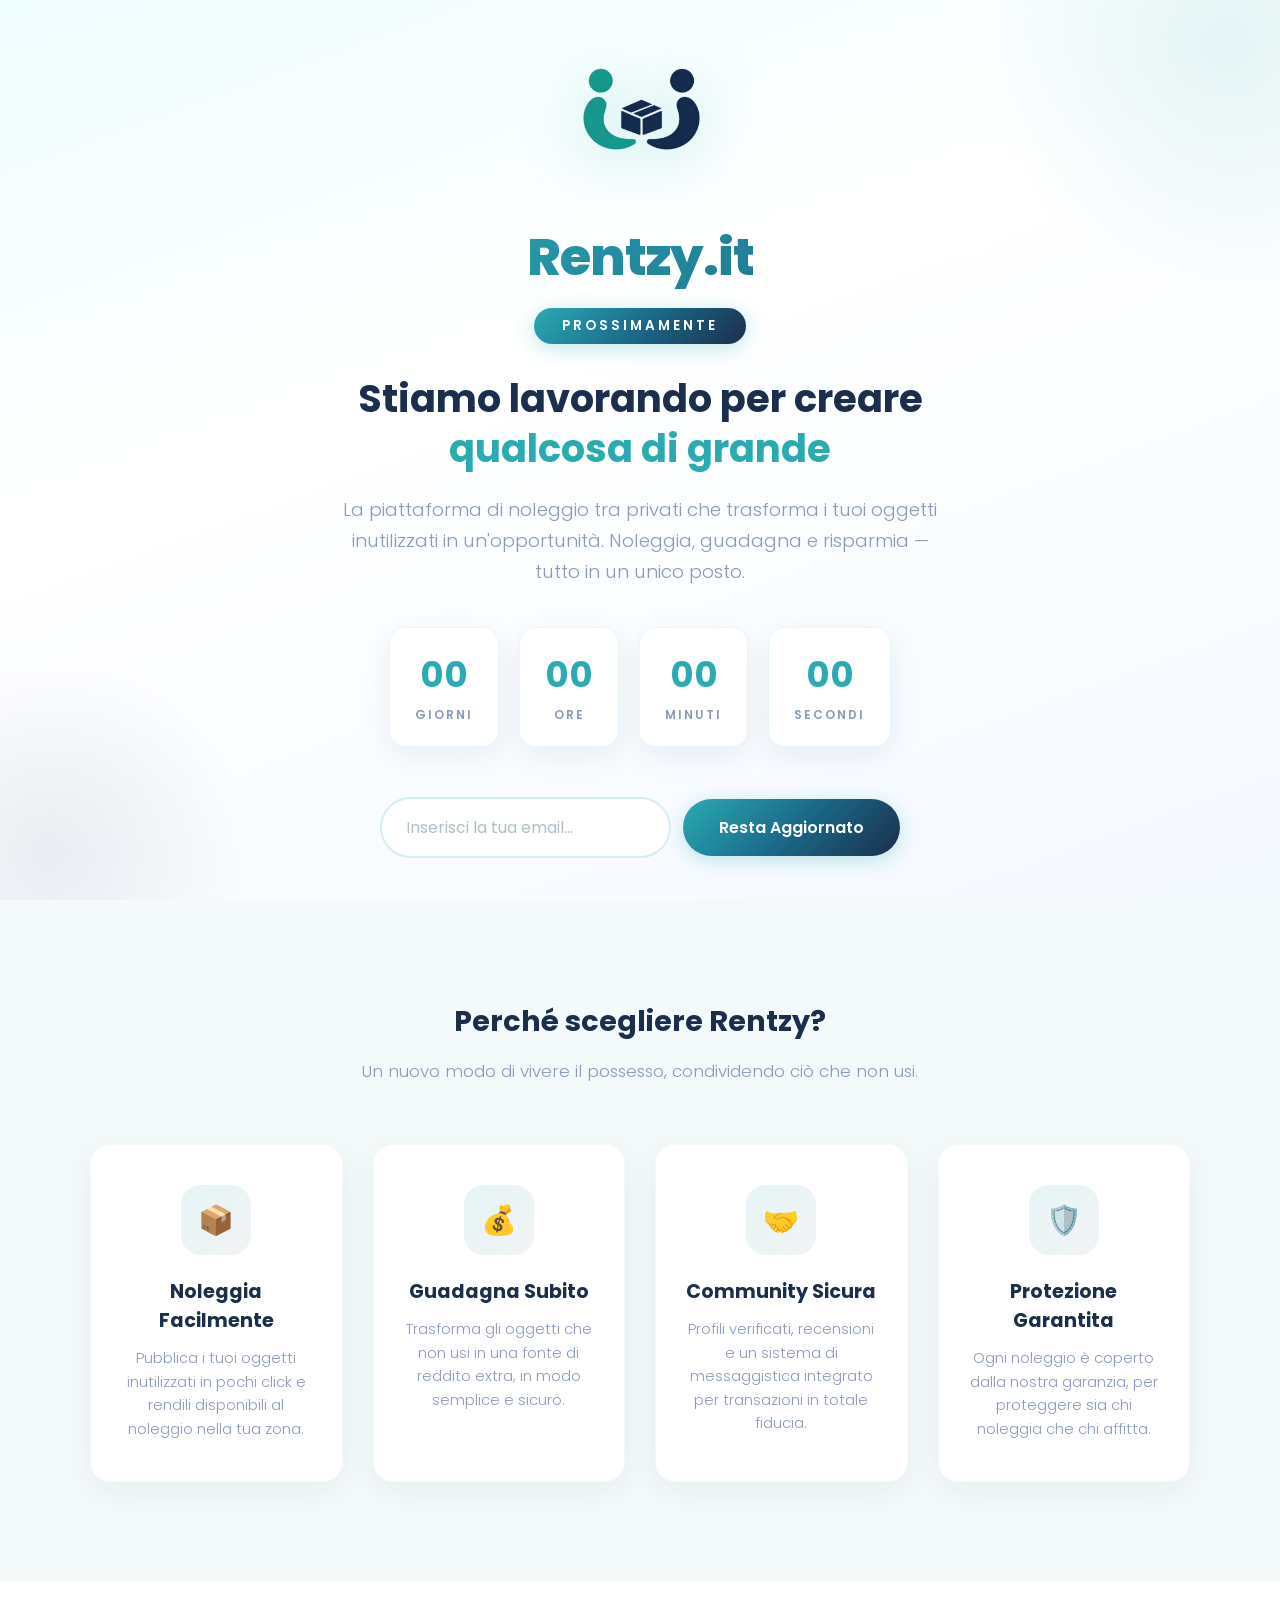
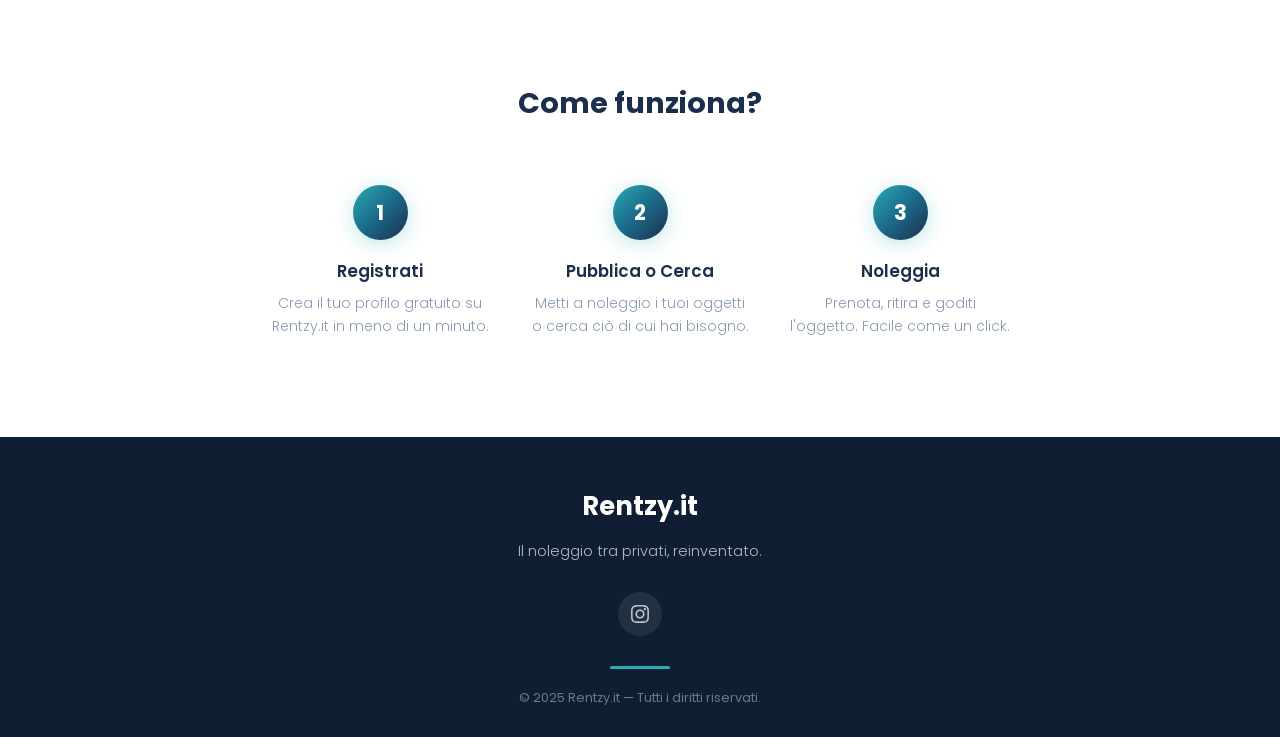
<file: index.html>
<!DOCTYPE html>
<html lang="it">
<head>
    <meta charset="UTF-8">
    <meta name="viewport" content="width=device-width, initial-scale=1.0">
    <title>Rentzy.it — Presto Online</title>
    <meta http-equiv="Content-Security-Policy" content="default-src 'self'; img-src 'self' data:; style-src 'self' 'unsafe-inline'; font-src 'self'; script-src 'self'; connect-src 'self'; form-action https://formspree.io; base-uri 'self'; object-src 'none'; upgrade-insecure-requests">
    <meta name="referrer" content="strict-origin-when-cross-origin">
    <link href="fonts/poppins.css" rel="stylesheet">
    <style>
        /* ===== RESET & BASE ===== */
        *, *::before, *::after {
            margin: 0;
            padding: 0;
            box-sizing: border-box;
        }

        :root {
            --teal: #2AABB3;
            --teal-light: #3ECFD8;
            --navy: #1B2E4B;
            --navy-dark: #0F1E33;
            --white: #FFFFFF;
            --light-bg: #F4F9FA;
            --gray: #8A9AB5;
            --gradient: linear-gradient(135deg, var(--teal) 0%, #1B6A8A 50%, var(--navy) 100%);
        }

        html {
            scroll-behavior: smooth;
        }

        body {
            font-family: 'Poppins', sans-serif;
            background: var(--white);
            color: var(--navy);
            overflow-x: hidden;
        }

        /* ===== ANIMATIONS ===== */
        @keyframes float {
            0%, 100% { transform: translateY(0); }
            50% { transform: translateY(-18px); }
        }

        @keyframes fadeInUp {
            from { opacity: 0; transform: translateY(40px); }
            to { opacity: 1; transform: translateY(0); }
        }

        @keyframes fadeIn {
            from { opacity: 0; }
            to { opacity: 1; }
        }

        @keyframes pulse {
            0%, 100% { transform: scale(1); opacity: 0.6; }
            50% { transform: scale(1.05); opacity: 1; }
        }

        @keyframes slideInLeft {
            from { opacity: 0; transform: translateX(-60px); }
            to { opacity: 1; transform: translateX(0); }
        }

        @keyframes slideInRight {
            from { opacity: 0; transform: translateX(60px); }
            to { opacity: 1; transform: translateX(0); }
        }

        @keyframes gradientShift {
            0% { background-position: 0% 50%; }
            50% { background-position: 100% 50%; }
            100% { background-position: 0% 50%; }
        }

        .fade-in-up {
            animation: fadeInUp 0.8s ease forwards;
        }

        .delay-1 { animation-delay: 0.2s; opacity: 0; }
        .delay-2 { animation-delay: 0.4s; opacity: 0; }
        .delay-3 { animation-delay: 0.6s; opacity: 0; }
        .delay-4 { animation-delay: 0.8s; opacity: 0; }
        .delay-5 { animation-delay: 1.0s; opacity: 0; }

        /* ===== HERO SECTION ===== */
        .hero {
            min-height: 100vh;
            display: flex;
            flex-direction: column;
            align-items: center;
            justify-content: center;
            text-align: center;
            padding: 40px 20px;
            position: relative;
            background: linear-gradient(160deg, #f0fdfe 0%, #ffffff 40%, #f4f9ff 100%);
            overflow: hidden;
        }

        .hero::before {
            content: '';
            position: absolute;
            top: -200px;
            right: -200px;
            width: 500px;
            height: 500px;
            background: radial-gradient(circle, rgba(42,171,179,0.12) 0%, transparent 70%);
            border-radius: 50%;
            animation: pulse 6s ease-in-out infinite;
        }

        .hero::after {
            content: '';
            position: absolute;
            bottom: -150px;
            left: -150px;
            width: 400px;
            height: 400px;
            background: radial-gradient(circle, rgba(27,46,75,0.08) 0%, transparent 70%);
            border-radius: 50%;
            animation: pulse 8s ease-in-out infinite 2s;
        }

        .hero-content {
            position: relative;
            z-index: 2;
            max-width: 800px;
        }

        .logo-container {
            margin-bottom: 30px;
            animation: float 4s ease-in-out infinite;
        }

        .logo-container img {
            width: 140px;
            height: auto;
            filter: drop-shadow(0 10px 30px rgba(42,171,179,0.3));
        }

        .brand-name {
            font-size: 3.2rem;
            font-weight: 800;
            background: var(--gradient);
            background-size: 200% 200%;
            -webkit-background-clip: text;
            -webkit-text-fill-color: transparent;
            background-clip: text;
            animation: gradientShift 4s ease infinite, fadeInUp 0.8s ease forwards;
            margin-bottom: 12px;
            letter-spacing: -1px;
        }

        .coming-soon-badge {
            display: inline-block;
            background: var(--gradient);
            color: var(--white);
            padding: 8px 28px;
            border-radius: 50px;
            font-size: 0.85rem;
            font-weight: 600;
            letter-spacing: 3px;
            text-transform: uppercase;
            margin-bottom: 30px;
            box-shadow: 0 4px 20px rgba(42,171,179,0.3);
        }

        .hero-headline {
            font-size: 2.4rem;
            font-weight: 700;
            color: var(--navy);
            line-height: 1.3;
            margin-bottom: 20px;
        }

        .hero-headline span {
            color: var(--teal);
        }

        .hero-subtitle {
            font-size: 1.15rem;
            color: var(--gray);
            line-height: 1.7;
            max-width: 600px;
            margin: 0 auto 40px;
            font-weight: 300;
        }

        /* ===== COUNTDOWN ===== */
        .countdown {
            display: flex;
            gap: 20px;
            justify-content: center;
            margin-bottom: 50px;
            flex-wrap: wrap;
        }

        .countdown-item {
            background: var(--white);
            border-radius: 16px;
            padding: 20px 25px;
            min-width: 90px;
            box-shadow: 0 8px 30px rgba(27,46,75,0.08);
            border: 1px solid rgba(42,171,179,0.1);
            transition: transform 0.3s ease;
        }

        .countdown-item:hover {
            transform: translateY(-5px);
        }

        .countdown-number {
            font-size: 2.2rem;
            font-weight: 700;
            color: var(--teal);
            display: block;
        }

        .countdown-label {
            font-size: 0.75rem;
            color: var(--gray);
            text-transform: uppercase;
            letter-spacing: 2px;
            font-weight: 600;
        }

        /* ===== EMAIL FORM ===== */
        .newsletter {
            display: flex;
            gap: 12px;
            justify-content: center;
            align-items: center;
            flex-wrap: wrap;
            max-width: 520px;
            margin: 0 auto;
        }

        .newsletter input[type="email"] {
            flex: 1;
            min-width: 250px;
            padding: 16px 24px;
            border: 2px solid rgba(42,171,179,0.2);
            border-radius: 50px;
            font-size: 1rem;
            font-family: 'Poppins', sans-serif;
            outline: none;
            transition: border-color 0.3s ease, box-shadow 0.3s ease;
            color: var(--navy);
        }

        .newsletter input[type="email"]::placeholder {
            color: #b0bec5;
        }

        .newsletter input[type="email"]:focus {
            border-color: var(--teal);
            box-shadow: 0 0 0 4px rgba(42,171,179,0.1);
        }

        .newsletter button {
            padding: 16px 36px;
            background: var(--gradient);
            color: var(--white);
            border: none;
            border-radius: 50px;
            font-size: 1rem;
            font-weight: 600;
            font-family: 'Poppins', sans-serif;
            cursor: pointer;
            transition: transform 0.3s ease, box-shadow 0.3s ease;
            white-space: nowrap;
            box-shadow: 0 4px 20px rgba(42,171,179,0.3);
        }

        .newsletter button:hover {
            transform: translateY(-2px);
            box-shadow: 0 8px 30px rgba(42,171,179,0.4);
        }

        /* ===== FEATURES SECTION ===== */
        .features {
            background: var(--light-bg);
            padding: 100px 20px;
        }

        .features-title {
            text-align: center;
            font-size: 1.8rem;
            font-weight: 700;
            color: var(--navy);
            margin-bottom: 15px;
        }

        .features-subtitle {
            text-align: center;
            color: var(--gray);
            font-size: 1.05rem;
            margin-bottom: 60px;
            font-weight: 300;
        }

        .features-grid {
            display: grid;
            grid-template-columns: repeat(auto-fit, minmax(240px, 1fr));
            gap: 30px;
            max-width: 1100px;
            margin: 0 auto;
        }

        .feature-card {
            background: var(--white);
            border-radius: 20px;
            padding: 40px 30px;
            text-align: center;
            box-shadow: 0 8px 30px rgba(27,46,75,0.06);
            transition: transform 0.3s ease, box-shadow 0.3s ease;
            border: 1px solid rgba(42,171,179,0.06);
        }

        .feature-card:hover {
            transform: translateY(-8px);
            box-shadow: 0 16px 50px rgba(27,46,75,0.12);
        }

        .feature-icon {
            width: 70px;
            height: 70px;
            background: linear-gradient(135deg, rgba(42,171,179,0.12), rgba(27,46,75,0.06));
            border-radius: 20px;
            display: flex;
            align-items: center;
            justify-content: center;
            margin: 0 auto 22px;
            font-size: 1.8rem;
        }

        .feature-card h3 {
            font-size: 1.2rem;
            font-weight: 700;
            color: var(--navy);
            margin-bottom: 12px;
        }

        .feature-card p {
            font-size: 0.92rem;
            color: var(--gray);
            line-height: 1.6;
            font-weight: 300;
        }

        /* ===== HOW IT WORKS ===== */
        .how-it-works {
            padding: 100px 20px;
            background: var(--white);
        }

        .how-title {
            text-align: center;
            font-size: 1.8rem;
            font-weight: 700;
            color: var(--navy);
            margin-bottom: 60px;
        }

        .steps {
            display: flex;
            justify-content: center;
            gap: 40px;
            flex-wrap: wrap;
            max-width: 900px;
            margin: 0 auto;
        }

        .step {
            text-align: center;
            max-width: 220px;
            position: relative;
        }

        .step-number {
            width: 55px;
            height: 55px;
            background: var(--gradient);
            border-radius: 50%;
            display: flex;
            align-items: center;
            justify-content: center;
            color: var(--white);
            font-size: 1.3rem;
            font-weight: 700;
            margin: 0 auto 18px;
            box-shadow: 0 4px 20px rgba(42,171,179,0.3);
        }

        .step h4 {
            font-size: 1.05rem;
            font-weight: 600;
            color: var(--navy);
            margin-bottom: 8px;
        }

        .step p {
            font-size: 0.88rem;
            color: var(--gray);
            line-height: 1.6;
            font-weight: 300;
        }

        /* ===== FOOTER ===== */
        footer {
            background: var(--navy-dark);
            color: rgba(255,255,255,0.7);
            padding: 50px 20px 30px;
            text-align: center;
        }

        .footer-brand {
            font-size: 1.6rem;
            font-weight: 700;
            color: var(--white);
            margin-bottom: 15px;
        }

        .footer-tagline {
            font-size: 0.9rem;
            margin-bottom: 30px;
            font-weight: 300;
        }

        .social-links {
            display: flex;
            gap: 15px;
            justify-content: center;
            margin-bottom: 30px;
        }

        .social-links a {
            width: 44px;
            height: 44px;
            background: rgba(255,255,255,0.08);
            border-radius: 50%;
            display: flex;
            align-items: center;
            justify-content: center;
            color: rgba(255,255,255,0.7);
            text-decoration: none;
            font-size: 1.1rem;
            transition: background 0.3s ease, color 0.3s ease, transform 0.3s ease;
        }

        .social-links a:hover {
            background: var(--teal);
            color: var(--white);
            transform: translateY(-3px);
        }

        .footer-divider {
            width: 60px;
            height: 3px;
            background: var(--teal);
            border-radius: 2px;
            margin: 0 auto 20px;
        }

        .copyright {
            font-size: 0.8rem;
            color: rgba(255,255,255,0.4);
        }

        /* ===== RESPONSIVE ===== */
        @media (max-width: 768px) {
            .brand-name {
                font-size: 2.4rem;
            }

            .hero-headline {
                font-size: 1.7rem;
            }

            .hero-subtitle {
                font-size: 1rem;
            }

            .logo-container img {
                width: 110px;
            }

            .countdown-item {
                min-width: 70px;
                padding: 15px 18px;
            }

            .countdown-number {
                font-size: 1.7rem;
            }

            .features-title, .how-title {
                font-size: 1.5rem;
            }
        }

        @media (max-width: 480px) {
            .brand-name {
                font-size: 2rem;
            }

            .hero-headline {
                font-size: 1.4rem;
            }

            .newsletter input[type="email"] {
                min-width: 100%;
            }

            .newsletter button {
                width: 100%;
            }

            .countdown {
                gap: 12px;
            }
        }
    </style>
</head>
<body>

    <!-- ===== HERO ===== -->
    <section class="hero">
        <div class="hero-content">
            <div class="logo-container fade-in-up">
                <img src="[data-uri]" alt="Rentzy.it Logo">
            </div>

            <h1 class="brand-name">Rentzy.it</h1>

            <div class="coming-soon-badge fade-in-up delay-1">Prossimamente</div>

            <h2 class="hero-headline fade-in-up delay-2">
                Stiamo lavorando per creare<br><span>qualcosa di grande</span>
            </h2>

            <p class="hero-subtitle fade-in-up delay-3">
                La piattaforma di noleggio tra privati che trasforma i tuoi oggetti inutilizzati in un'opportunità.
                Noleggia, guadagna e risparmia — tutto in un unico posto.
            </p>

            <!-- Countdown -->
            <div class="countdown fade-in-up delay-4" id="countdown">
                <div class="countdown-item">
                    <span class="countdown-number" id="days">00</span>
                    <span class="countdown-label">Giorni</span>
                </div>
                <div class="countdown-item">
                    <span class="countdown-number" id="hours">00</span>
                    <span class="countdown-label">Ore</span>
                </div>
                <div class="countdown-item">
                    <span class="countdown-number" id="minutes">00</span>
                    <span class="countdown-label">Minuti</span>
                </div>
                <div class="countdown-item">
                    <span class="countdown-number" id="seconds">00</span>
                    <span class="countdown-label">Secondi</span>
                </div>
            </div>

            <!-- Newsletter -->            
            <form class="newsletter fade-in-up delay-5" 
                action="https://formspree.io/f/mdavkvzo" 
                method="POST">
                <input type="email" name="email" placeholder="Inserisci la tua email..." required>
                <!-- Honeypot anti-spam: nascosto agli utenti, Formspree scarta gli invii che lo compilano -->
                <input type="text" name="_gotcha" style="display:none" tabindex="-1" autocomplete="off" aria-hidden="true">
                <button type="submit">Resta Aggiornato</button>
            </form>

        </div>
    </section>

    <!-- ===== FEATURES ===== -->
    <section class="features">
        <h2 class="features-title">Perché scegliere Rentzy?</h2>
        <p class="features-subtitle">Un nuovo modo di vivere il possesso, condividendo ciò che non usi.</p>

        <div class="features-grid">
            <div class="feature-card">
                <div class="feature-icon">📦</div>
                <h3>Noleggia Facilmente</h3>
                <p>Pubblica i tuoi oggetti inutilizzati in pochi click e rendili disponibili al noleggio nella tua zona.</p>
            </div>
            <div class="feature-card">
                <div class="feature-icon">💰</div>
                <h3>Guadagna Subito</h3>
                <p>Trasforma gli oggetti che non usi in una fonte di reddito extra, in modo semplice e sicuro.</p>
            </div>
            <div class="feature-card">
                <div class="feature-icon">🤝</div>
                <h3>Community Sicura</h3>
                <p>Profili verificati, recensioni e un sistema di messaggistica integrato per transazioni in totale fiducia.</p>
            </div>
            <div class="feature-card">
                <div class="feature-icon">🛡️</div>
                <h3>Protezione Garantita</h3>
                <p>Ogni noleggio è coperto dalla nostra garanzia, per proteggere sia chi noleggia che chi affitta.</p>
            </div>
        </div>
    </section>

    <!-- ===== HOW IT WORKS ===== -->
    <section class="how-it-works">
        <h2 class="how-title">Come funziona?</h2>
        <div class="steps">
            <div class="step">
                <div class="step-number">1</div>
                <h4>Registrati</h4>
                <p>Crea il tuo profilo gratuito su Rentzy.it in meno di un minuto.</p>
            </div>
            <div class="step">
                <div class="step-number">2</div>
                <h4>Pubblica o Cerca</h4>
                <p>Metti a noleggio i tuoi oggetti o cerca ciò di cui hai bisogno.</p>
            </div>
            <div class="step">
                <div class="step-number">3</div>
                <h4>Noleggia</h4>
                <p>Prenota, ritira e goditi l'oggetto. Facile come un click.</p>
            </div>
        </div>
    </section>

    <!-- ===== FOOTER ===== -->
    <footer>
        <div class="footer-brand">Rentzy.it</div>
        <p class="footer-tagline">Il noleggio tra privati, reinventato.</p>

        <div class="social-links">
            <a href="https://www.instagram.com/rentzy.it/" title="Instagram" target="_blank" rel="noopener noreferrer">
                <svg width="18" height="18" viewBox="0 0 24 24" fill="currentColor"><path d="M12 2.163c3.204 0 3.584.012 4.85.07 3.252.148 4.771 1.691 4.919 4.919.058 1.265.069 1.645.069 4.849 0 3.205-.012 3.584-.069 4.849-.149 3.225-1.664 4.771-4.919 4.919-1.266.058-1.644.07-4.85.07-3.204 0-3.584-.012-4.849-.07-3.26-.149-4.771-1.699-4.919-4.92-.058-1.265-.07-1.644-.07-4.849 0-3.204.013-3.583.07-4.849.149-3.227 1.664-4.771 4.919-4.919 1.266-.057 1.645-.069 4.849-.069zm0-2.163c-3.259 0-3.667.014-4.947.072-4.358.2-6.78 2.618-6.98 6.98-.059 1.281-.073 1.689-.073 4.948 0 3.259.014 3.668.072 4.948.2 4.358 2.618 6.78 6.98 6.98 1.281.058 1.689.072 4.948.072 3.259 0 3.668-.014 4.948-.072 4.354-.2 6.782-2.618 6.979-6.98.059-1.28.073-1.689.073-4.948 0-3.259-.014-3.667-.072-4.947-.196-4.354-2.617-6.78-6.979-6.98-1.281-.059-1.69-.073-4.949-.073zm0 5.838c-3.403 0-6.162 2.759-6.162 6.162s2.759 6.163 6.162 6.163 6.162-2.759 6.162-6.163c0-3.403-2.759-6.162-6.162-6.162zm0 10.162c-2.209 0-4-1.79-4-4 0-2.209 1.791-4 4-4s4 1.791 4 4c0 2.21-1.791 4-4 4zm6.406-11.845c-.796 0-1.441.645-1.441 1.44s.645 1.44 1.441 1.44c.795 0 1.439-.645 1.439-1.44s-.644-1.44-1.439-1.44z"/></svg>
            </a>
        </div>    

        <div class="footer-divider"></div>
        <p class="copyright">&copy; 2025 Rentzy.it — Tutti i diritti riservati.</p>
    </footer>

    <!-- ===== COUNTDOWN SCRIPT ===== -->
<script src="script.js"></script>
</body>
</html>
</file>
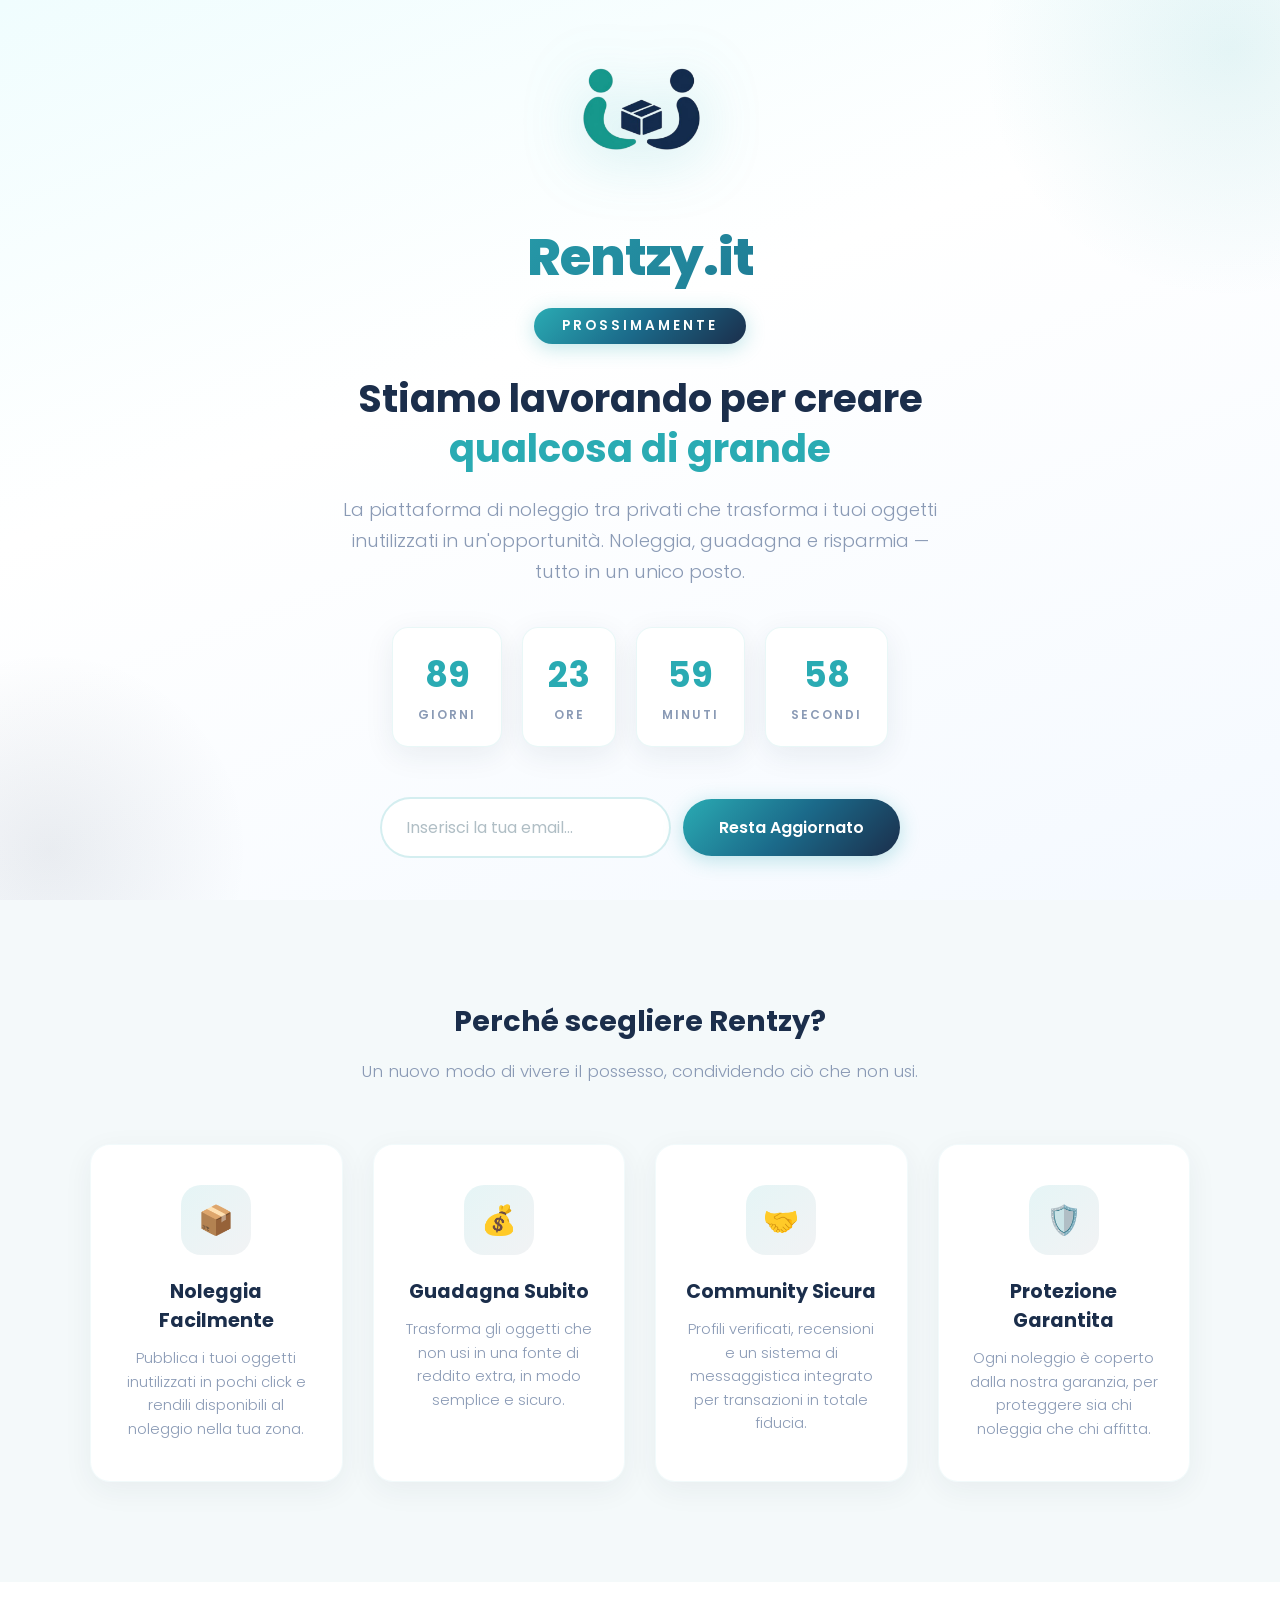
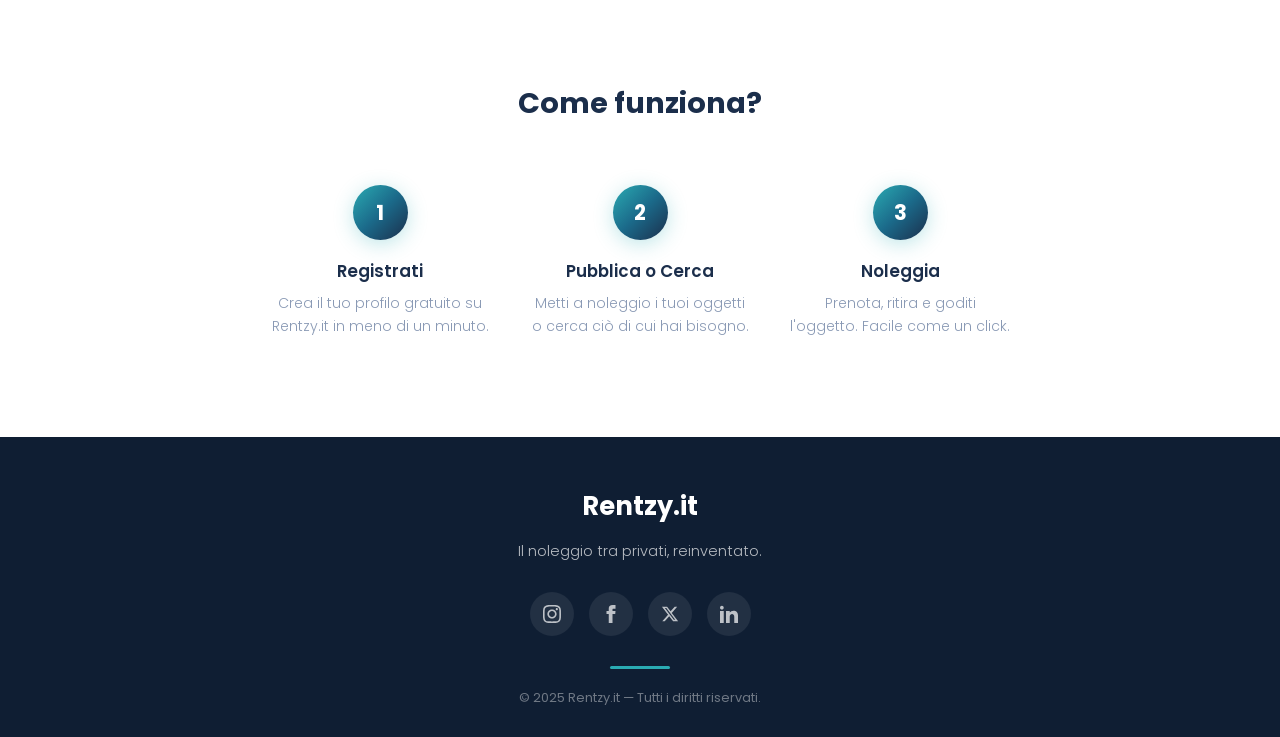
<file: rentzy_coming_soon.html>
<!DOCTYPE html>
<html lang="it">
<head>
    <meta charset="UTF-8">
    <meta name="viewport" content="width=device-width, initial-scale=1.0">
    <title>Rentzy.it — Presto Online</title>
    <link rel="preconnect" href="https://fonts.googleapis.com">
    <link href="https://fonts.googleapis.com/css2?family=Poppins:wght@300;400;600;700;800&display=swap" rel="stylesheet">
    <style>
        /* ===== RESET & BASE ===== */
        *, *::before, *::after {
            margin: 0;
            padding: 0;
            box-sizing: border-box;
        }

        :root {
            --teal: #2AABB3;
            --teal-light: #3ECFD8;
            --navy: #1B2E4B;
            --navy-dark: #0F1E33;
            --white: #FFFFFF;
            --light-bg: #F4F9FA;
            --gray: #8A9AB5;
            --gradient: linear-gradient(135deg, var(--teal) 0%, #1B6A8A 50%, var(--navy) 100%);
        }

        html {
            scroll-behavior: smooth;
        }

        body {
            font-family: 'Poppins', sans-serif;
            background: var(--white);
            color: var(--navy);
            overflow-x: hidden;
        }

        /* ===== ANIMATIONS ===== */
        @keyframes float {
            0%, 100% { transform: translateY(0); }
            50% { transform: translateY(-18px); }
        }

        @keyframes fadeInUp {
            from { opacity: 0; transform: translateY(40px); }
            to { opacity: 1; transform: translateY(0); }
        }

        @keyframes fadeIn {
            from { opacity: 0; }
            to { opacity: 1; }
        }

        @keyframes pulse {
            0%, 100% { transform: scale(1); opacity: 0.6; }
            50% { transform: scale(1.05); opacity: 1; }
        }

        @keyframes slideInLeft {
            from { opacity: 0; transform: translateX(-60px); }
            to { opacity: 1; transform: translateX(0); }
        }

        @keyframes slideInRight {
            from { opacity: 0; transform: translateX(60px); }
            to { opacity: 1; transform: translateX(0); }
        }

        @keyframes gradientShift {
            0% { background-position: 0% 50%; }
            50% { background-position: 100% 50%; }
            100% { background-position: 0% 50%; }
        }

        .fade-in-up {
            animation: fadeInUp 0.8s ease forwards;
        }

        .delay-1 { animation-delay: 0.2s; opacity: 0; }
        .delay-2 { animation-delay: 0.4s; opacity: 0; }
        .delay-3 { animation-delay: 0.6s; opacity: 0; }
        .delay-4 { animation-delay: 0.8s; opacity: 0; }
        .delay-5 { animation-delay: 1.0s; opacity: 0; }

        /* ===== HERO SECTION ===== */
        .hero {
            min-height: 100vh;
            display: flex;
            flex-direction: column;
            align-items: center;
            justify-content: center;
            text-align: center;
            padding: 40px 20px;
            position: relative;
            background: linear-gradient(160deg, #f0fdfe 0%, #ffffff 40%, #f4f9ff 100%);
            overflow: hidden;
        }

        .hero::before {
            content: '';
            position: absolute;
            top: -200px;
            right: -200px;
            width: 500px;
            height: 500px;
            background: radial-gradient(circle, rgba(42,171,179,0.12) 0%, transparent 70%);
            border-radius: 50%;
            animation: pulse 6s ease-in-out infinite;
        }

        .hero::after {
            content: '';
            position: absolute;
            bottom: -150px;
            left: -150px;
            width: 400px;
            height: 400px;
            background: radial-gradient(circle, rgba(27,46,75,0.08) 0%, transparent 70%);
            border-radius: 50%;
            animation: pulse 8s ease-in-out infinite 2s;
        }

        .hero-content {
            position: relative;
            z-index: 2;
            max-width: 800px;
        }

        .logo-container {
            margin-bottom: 30px;
            animation: float 4s ease-in-out infinite;
        }

        .logo-container img {
            width: 140px;
            height: auto;
            filter: drop-shadow(0 10px 30px rgba(42,171,179,0.3));
        }

        .brand-name {
            font-size: 3.2rem;
            font-weight: 800;
            background: var(--gradient);
            background-size: 200% 200%;
            -webkit-background-clip: text;
            -webkit-text-fill-color: transparent;
            background-clip: text;
            animation: gradientShift 4s ease infinite, fadeInUp 0.8s ease forwards;
            margin-bottom: 12px;
            letter-spacing: -1px;
        }

        .coming-soon-badge {
            display: inline-block;
            background: var(--gradient);
            color: var(--white);
            padding: 8px 28px;
            border-radius: 50px;
            font-size: 0.85rem;
            font-weight: 600;
            letter-spacing: 3px;
            text-transform: uppercase;
            margin-bottom: 30px;
            box-shadow: 0 4px 20px rgba(42,171,179,0.3);
        }

        .hero-headline {
            font-size: 2.4rem;
            font-weight: 700;
            color: var(--navy);
            line-height: 1.3;
            margin-bottom: 20px;
        }

        .hero-headline span {
            color: var(--teal);
        }

        .hero-subtitle {
            font-size: 1.15rem;
            color: var(--gray);
            line-height: 1.7;
            max-width: 600px;
            margin: 0 auto 40px;
            font-weight: 300;
        }

        /* ===== COUNTDOWN ===== */
        .countdown {
            display: flex;
            gap: 20px;
            justify-content: center;
            margin-bottom: 50px;
            flex-wrap: wrap;
        }

        .countdown-item {
            background: var(--white);
            border-radius: 16px;
            padding: 20px 25px;
            min-width: 90px;
            box-shadow: 0 8px 30px rgba(27,46,75,0.08);
            border: 1px solid rgba(42,171,179,0.1);
            transition: transform 0.3s ease;
        }

        .countdown-item:hover {
            transform: translateY(-5px);
        }

        .countdown-number {
            font-size: 2.2rem;
            font-weight: 700;
            color: var(--teal);
            display: block;
        }

        .countdown-label {
            font-size: 0.75rem;
            color: var(--gray);
            text-transform: uppercase;
            letter-spacing: 2px;
            font-weight: 600;
        }

        /* ===== EMAIL FORM ===== */
        .newsletter {
            display: flex;
            gap: 12px;
            justify-content: center;
            align-items: center;
            flex-wrap: wrap;
            max-width: 520px;
            margin: 0 auto;
        }

        .newsletter input[type="email"] {
            flex: 1;
            min-width: 250px;
            padding: 16px 24px;
            border: 2px solid rgba(42,171,179,0.2);
            border-radius: 50px;
            font-size: 1rem;
            font-family: 'Poppins', sans-serif;
            outline: none;
            transition: border-color 0.3s ease, box-shadow 0.3s ease;
            color: var(--navy);
        }

        .newsletter input[type="email"]::placeholder {
            color: #b0bec5;
        }

        .newsletter input[type="email"]:focus {
            border-color: var(--teal);
            box-shadow: 0 0 0 4px rgba(42,171,179,0.1);
        }

        .newsletter button {
            padding: 16px 36px;
            background: var(--gradient);
            color: var(--white);
            border: none;
            border-radius: 50px;
            font-size: 1rem;
            font-weight: 600;
            font-family: 'Poppins', sans-serif;
            cursor: pointer;
            transition: transform 0.3s ease, box-shadow 0.3s ease;
            white-space: nowrap;
            box-shadow: 0 4px 20px rgba(42,171,179,0.3);
        }

        .newsletter button:hover {
            transform: translateY(-2px);
            box-shadow: 0 8px 30px rgba(42,171,179,0.4);
        }

        /* ===== FEATURES SECTION ===== */
        .features {
            background: var(--light-bg);
            padding: 100px 20px;
        }

        .features-title {
            text-align: center;
            font-size: 1.8rem;
            font-weight: 700;
            color: var(--navy);
            margin-bottom: 15px;
        }

        .features-subtitle {
            text-align: center;
            color: var(--gray);
            font-size: 1.05rem;
            margin-bottom: 60px;
            font-weight: 300;
        }

        .features-grid {
            display: grid;
            grid-template-columns: repeat(auto-fit, minmax(240px, 1fr));
            gap: 30px;
            max-width: 1100px;
            margin: 0 auto;
        }

        .feature-card {
            background: var(--white);
            border-radius: 20px;
            padding: 40px 30px;
            text-align: center;
            box-shadow: 0 8px 30px rgba(27,46,75,0.06);
            transition: transform 0.3s ease, box-shadow 0.3s ease;
            border: 1px solid rgba(42,171,179,0.06);
        }

        .feature-card:hover {
            transform: translateY(-8px);
            box-shadow: 0 16px 50px rgba(27,46,75,0.12);
        }

        .feature-icon {
            width: 70px;
            height: 70px;
            background: linear-gradient(135deg, rgba(42,171,179,0.12), rgba(27,46,75,0.06));
            border-radius: 20px;
            display: flex;
            align-items: center;
            justify-content: center;
            margin: 0 auto 22px;
            font-size: 1.8rem;
        }

        .feature-card h3 {
            font-size: 1.2rem;
            font-weight: 700;
            color: var(--navy);
            margin-bottom: 12px;
        }

        .feature-card p {
            font-size: 0.92rem;
            color: var(--gray);
            line-height: 1.6;
            font-weight: 300;
        }

        /* ===== HOW IT WORKS ===== */
        .how-it-works {
            padding: 100px 20px;
            background: var(--white);
        }

        .how-title {
            text-align: center;
            font-size: 1.8rem;
            font-weight: 700;
            color: var(--navy);
            margin-bottom: 60px;
        }

        .steps {
            display: flex;
            justify-content: center;
            gap: 40px;
            flex-wrap: wrap;
            max-width: 900px;
            margin: 0 auto;
        }

        .step {
            text-align: center;
            max-width: 220px;
            position: relative;
        }

        .step-number {
            width: 55px;
            height: 55px;
            background: var(--gradient);
            border-radius: 50%;
            display: flex;
            align-items: center;
            justify-content: center;
            color: var(--white);
            font-size: 1.3rem;
            font-weight: 700;
            margin: 0 auto 18px;
            box-shadow: 0 4px 20px rgba(42,171,179,0.3);
        }

        .step h4 {
            font-size: 1.05rem;
            font-weight: 600;
            color: var(--navy);
            margin-bottom: 8px;
        }

        .step p {
            font-size: 0.88rem;
            color: var(--gray);
            line-height: 1.6;
            font-weight: 300;
        }

        /* ===== FOOTER ===== */
        footer {
            background: var(--navy-dark);
            color: rgba(255,255,255,0.7);
            padding: 50px 20px 30px;
            text-align: center;
        }

        .footer-brand {
            font-size: 1.6rem;
            font-weight: 700;
            color: var(--white);
            margin-bottom: 15px;
        }

        .footer-tagline {
            font-size: 0.9rem;
            margin-bottom: 30px;
            font-weight: 300;
        }

        .social-links {
            display: flex;
            gap: 15px;
            justify-content: center;
            margin-bottom: 30px;
        }

        .social-links a {
            width: 44px;
            height: 44px;
            background: rgba(255,255,255,0.08);
            border-radius: 50%;
            display: flex;
            align-items: center;
            justify-content: center;
            color: rgba(255,255,255,0.7);
            text-decoration: none;
            font-size: 1.1rem;
            transition: background 0.3s ease, color 0.3s ease, transform 0.3s ease;
        }

        .social-links a:hover {
            background: var(--teal);
            color: var(--white);
            transform: translateY(-3px);
        }

        .footer-divider {
            width: 60px;
            height: 3px;
            background: var(--teal);
            border-radius: 2px;
            margin: 0 auto 20px;
        }

        .copyright {
            font-size: 0.8rem;
            color: rgba(255,255,255,0.4);
        }

        /* ===== RESPONSIVE ===== */
        @media (max-width: 768px) {
            .brand-name {
                font-size: 2.4rem;
            }

            .hero-headline {
                font-size: 1.7rem;
            }

            .hero-subtitle {
                font-size: 1rem;
            }

            .logo-container img {
                width: 110px;
            }

            .countdown-item {
                min-width: 70px;
                padding: 15px 18px;
            }

            .countdown-number {
                font-size: 1.7rem;
            }

            .features-title, .how-title {
                font-size: 1.5rem;
            }
        }

        @media (max-width: 480px) {
            .brand-name {
                font-size: 2rem;
            }

            .hero-headline {
                font-size: 1.4rem;
            }

            .newsletter input[type="email"] {
                min-width: 100%;
            }

            .newsletter button {
                width: 100%;
            }

            .countdown {
                gap: 12px;
            }
        }
    </style>
</head>
<body>

    <!-- ===== HERO ===== -->
    <section class="hero">
        <div class="hero-content">
            <div class="logo-container fade-in-up">
                <img src="[data-uri]" alt="Rentzy.it Logo">
            </div>

            <h1 class="brand-name">Rentzy.it</h1>

            <div class="coming-soon-badge fade-in-up delay-1">Prossimamente</div>

            <h2 class="hero-headline fade-in-up delay-2">
                Stiamo lavorando per creare<br><span>qualcosa di grande</span>
            </h2>

            <p class="hero-subtitle fade-in-up delay-3">
                La piattaforma di noleggio tra privati che trasforma i tuoi oggetti inutilizzati in un'opportunità.
                Noleggia, guadagna e risparmia — tutto in un unico posto.
            </p>

            <!-- Countdown -->
            <div class="countdown fade-in-up delay-4" id="countdown">
                <div class="countdown-item">
                    <span class="countdown-number" id="days">00</span>
                    <span class="countdown-label">Giorni</span>
                </div>
                <div class="countdown-item">
                    <span class="countdown-number" id="hours">00</span>
                    <span class="countdown-label">Ore</span>
                </div>
                <div class="countdown-item">
                    <span class="countdown-number" id="minutes">00</span>
                    <span class="countdown-label">Minuti</span>
                </div>
                <div class="countdown-item">
                    <span class="countdown-number" id="seconds">00</span>
                    <span class="countdown-label">Secondi</span>
                </div>
            </div>

            <!-- Newsletter -->            
            <form class="newsletter fade-in-up delay-5" 
                action="https://formspree.io/f/mdavkvzo" 
                method="POST">
                <input type="email" name="email" placeholder="Inserisci la tua email..." required>
                <button type="submit">Resta Aggiornato</button>
            </form>

        </div>
    </section>

    <!-- ===== FEATURES ===== -->
    <section class="features">
        <h2 class="features-title">Perché scegliere Rentzy?</h2>
        <p class="features-subtitle">Un nuovo modo di vivere il possesso, condividendo ciò che non usi.</p>

        <div class="features-grid">
            <div class="feature-card">
                <div class="feature-icon">📦</div>
                <h3>Noleggia Facilmente</h3>
                <p>Pubblica i tuoi oggetti inutilizzati in pochi click e rendili disponibili al noleggio nella tua zona.</p>
            </div>
            <div class="feature-card">
                <div class="feature-icon">💰</div>
                <h3>Guadagna Subito</h3>
                <p>Trasforma gli oggetti che non usi in una fonte di reddito extra, in modo semplice e sicuro.</p>
            </div>
            <div class="feature-card">
                <div class="feature-icon">🤝</div>
                <h3>Community Sicura</h3>
                <p>Profili verificati, recensioni e un sistema di messaggistica integrato per transazioni in totale fiducia.</p>
            </div>
            <div class="feature-card">
                <div class="feature-icon">🛡️</div>
                <h3>Protezione Garantita</h3>
                <p>Ogni noleggio è coperto dalla nostra garanzia, per proteggere sia chi noleggia che chi affitta.</p>
            </div>
        </div>
    </section>

    <!-- ===== HOW IT WORKS ===== -->
    <section class="how-it-works">
        <h2 class="how-title">Come funziona?</h2>
        <div class="steps">
            <div class="step">
                <div class="step-number">1</div>
                <h4>Registrati</h4>
                <p>Crea il tuo profilo gratuito su Rentzy.it in meno di un minuto.</p>
            </div>
            <div class="step">
                <div class="step-number">2</div>
                <h4>Pubblica o Cerca</h4>
                <p>Metti a noleggio i tuoi oggetti o cerca ciò di cui hai bisogno.</p>
            </div>
            <div class="step">
                <div class="step-number">3</div>
                <h4>Noleggia</h4>
                <p>Prenota, ritira e goditi l'oggetto. Facile come un click.</p>
            </div>
        </div>
    </section>

    <!-- ===== FOOTER ===== -->
    <footer>
        <div class="footer-brand">Rentzy.it</div>
        <p class="footer-tagline">Il noleggio tra privati, reinventato.</p>

        <div class="social-links">
            <a href="#" title="Instagram">
                <svg width="18" height="18" viewBox="0 0 24 24" fill="currentColor"><path d="M12 2.163c3.204 0 3.584.012 4.85.07 3.252.148 4.771 1.691 4.919 4.919.058 1.265.069 1.645.069 4.849 0 3.205-.012 3.584-.069 4.849-.149 3.225-1.664 4.771-4.919 4.919-1.266.058-1.644.07-4.85.07-3.204 0-3.584-.012-4.849-.07-3.26-.149-4.771-1.699-4.919-4.92-.058-1.265-.07-1.644-.07-4.849 0-3.204.013-3.583.07-4.849.149-3.227 1.664-4.771 4.919-4.919 1.266-.057 1.645-.069 4.849-.069zm0-2.163c-3.259 0-3.667.014-4.947.072-4.358.2-6.78 2.618-6.98 6.98-.059 1.281-.073 1.689-.073 4.948 0 3.259.014 3.668.072 4.948.2 4.358 2.618 6.78 6.98 6.98 1.281.058 1.689.072 4.948.072 3.259 0 3.668-.014 4.948-.072 4.354-.2 6.782-2.618 6.979-6.98.059-1.28.073-1.689.073-4.948 0-3.259-.014-3.667-.072-4.947-.196-4.354-2.617-6.78-6.979-6.98-1.281-.059-1.69-.073-4.949-.073zm0 5.838c-3.403 0-6.162 2.759-6.162 6.162s2.759 6.163 6.162 6.163 6.162-2.759 6.162-6.163c0-3.403-2.759-6.162-6.162-6.162zm0 10.162c-2.209 0-4-1.79-4-4 0-2.209 1.791-4 4-4s4 1.791 4 4c0 2.21-1.791 4-4 4zm6.406-11.845c-.796 0-1.441.645-1.441 1.44s.645 1.44 1.441 1.44c.795 0 1.439-.645 1.439-1.44s-.644-1.44-1.439-1.44z"/></svg>
            </a>
            <a href="#" title="Facebook">
                <svg width="18" height="18" viewBox="0 0 24 24" fill="currentColor"><path d="M9 8h-3v4h3v12h5v-12h3.642l.358-4h-4v-1.667c0-.955.192-1.333 1.115-1.333h2.885v-5h-3.808c-3.596 0-5.192 1.583-5.192 4.615v3.385z"/></svg>
            </a>
            <a href="#" title="Twitter / X">
                <svg width="18" height="18" viewBox="0 0 24 24" fill="currentColor"><path d="M18.244 2.25h3.308l-7.227 8.26 8.502 11.24H16.17l-5.214-6.817L4.99 21.75H1.68l7.73-8.835L1.254 2.25H8.08l4.713 6.231zm-1.161 17.52h1.833L7.084 4.126H5.117z"/></svg>
            </a>
            <a href="#" title="LinkedIn">
                <svg width="18" height="18" viewBox="0 0 24 24" fill="currentColor"><path d="M4.98 3.5c0 1.381-1.11 2.5-2.48 2.5s-2.48-1.119-2.48-2.5c0-1.38 1.11-2.5 2.48-2.5s2.48 1.12 2.48 2.5zm.02 4.5h-5v16h5v-16zm7.982 0h-4.968v16h4.969v-8.399c0-4.67 6.029-5.052 6.029 0v8.399h4.988v-10.131c0-7.88-8.922-7.593-11.018-3.714v-2.155z"/></svg>
            </a>
        </div>

        <div class="footer-divider"></div>
        <p class="copyright">&copy; 2025 Rentzy.it — Tutti i diritti riservati.</p>
    </footer>

    <!-- ===== COUNTDOWN SCRIPT ===== -->
    <script>
        // Set launch date to 90 days from now
        const launchDate = new Date();
        launchDate.setDate(launchDate.getDate() + 90);

        function updateCountdown() {
            const now = new Date().getTime();
            const distance = launchDate.getTime() - now;

            const days = Math.floor(distance / (1000 * 60 * 60 * 24));
            const hours = Math.floor((distance % (1000 * 60 * 60 * 24)) / (1000 * 60 * 60));
            const minutes = Math.floor((distance % (1000 * 60 * 60)) / (1000 * 60));
            const seconds = Math.floor((distance % (1000 * 60)) / 1000);

            document.getElementById('days').textContent = String(days).padStart(2, '0');
            document.getElementById('hours').textContent = String(hours).padStart(2, '0');
            document.getElementById('minutes').textContent = String(minutes).padStart(2, '0');
            document.getElementById('seconds').textContent = String(seconds).padStart(2, '0');
        }

        updateCountdown();
        setInterval(updateCountdown, 1000);

        // ===== Intersection Observer for scroll animations =====
        const observerOptions = {
            threshold: 0.15,
            rootMargin: '0px 0px -50px 0px'
        };

        const observer = new IntersectionObserver((entries) => {
            entries.forEach(entry => {
                if (entry.isIntersecting) {
                    entry.target.style.animation = 'fadeInUp 0.7s ease forwards';
                    observer.unobserve(entry.target);
                }
            });
        }, observerOptions);

        document.querySelectorAll('.feature-card, .step').forEach(el => {
            el.style.opacity = '0';
            observer.observe(el);
        });
    </script>
</body>
</html>
</file>
<file: fonts/poppins.css>
/* Poppins (SIL Open Font License 1.1), self-hosted: latin + latin-ext */
/* latin-ext */
@font-face {
  font-family: 'Poppins';
  font-style: normal;
  font-weight: 300;
  font-display: swap;
  src: url(poppins-300-latin-ext.woff2) format('woff2');
  unicode-range: U+0100-02BA, U+02BD-02C5, U+02C7-02CC, U+02CE-02D7, U+02DD-02FF, U+0304, U+0308, U+0329, U+1D00-1DBF, U+1E00-1E9F, U+1EF2-1EFF, U+2020, U+20A0-20AB, U+20AD-20C4, U+2113, U+2C60-2C7F, U+A720-A7FF;
}
/* latin */
@font-face {
  font-family: 'Poppins';
  font-style: normal;
  font-weight: 300;
  font-display: swap;
  src: url(poppins-300-latin.woff2) format('woff2');
  unicode-range: U+0000-00FF, U+0131, U+0152-0153, U+02BB-02BC, U+02C6, U+02DA, U+02DC, U+0304, U+0308, U+0329, U+2000-206F, U+20AC, U+2122, U+2191, U+2193, U+2212, U+2215, U+FEFF, U+FFFD;
}
/* latin-ext */
@font-face {
  font-family: 'Poppins';
  font-style: normal;
  font-weight: 400;
  font-display: swap;
  src: url(poppins-400-latin-ext.woff2) format('woff2');
  unicode-range: U+0100-02BA, U+02BD-02C5, U+02C7-02CC, U+02CE-02D7, U+02DD-02FF, U+0304, U+0308, U+0329, U+1D00-1DBF, U+1E00-1E9F, U+1EF2-1EFF, U+2020, U+20A0-20AB, U+20AD-20C4, U+2113, U+2C60-2C7F, U+A720-A7FF;
}
/* latin */
@font-face {
  font-family: 'Poppins';
  font-style: normal;
  font-weight: 400;
  font-display: swap;
  src: url(poppins-400-latin.woff2) format('woff2');
  unicode-range: U+0000-00FF, U+0131, U+0152-0153, U+02BB-02BC, U+02C6, U+02DA, U+02DC, U+0304, U+0308, U+0329, U+2000-206F, U+20AC, U+2122, U+2191, U+2193, U+2212, U+2215, U+FEFF, U+FFFD;
}
/* latin-ext */
@font-face {
  font-family: 'Poppins';
  font-style: normal;
  font-weight: 600;
  font-display: swap;
  src: url(poppins-600-latin-ext.woff2) format('woff2');
  unicode-range: U+0100-02BA, U+02BD-02C5, U+02C7-02CC, U+02CE-02D7, U+02DD-02FF, U+0304, U+0308, U+0329, U+1D00-1DBF, U+1E00-1E9F, U+1EF2-1EFF, U+2020, U+20A0-20AB, U+20AD-20C4, U+2113, U+2C60-2C7F, U+A720-A7FF;
}
/* latin */
@font-face {
  font-family: 'Poppins';
  font-style: normal;
  font-weight: 600;
  font-display: swap;
  src: url(poppins-600-latin.woff2) format('woff2');
  unicode-range: U+0000-00FF, U+0131, U+0152-0153, U+02BB-02BC, U+02C6, U+02DA, U+02DC, U+0304, U+0308, U+0329, U+2000-206F, U+20AC, U+2122, U+2191, U+2193, U+2212, U+2215, U+FEFF, U+FFFD;
}
/* latin-ext */
@font-face {
  font-family: 'Poppins';
  font-style: normal;
  font-weight: 700;
  font-display: swap;
  src: url(poppins-700-latin-ext.woff2) format('woff2');
  unicode-range: U+0100-02BA, U+02BD-02C5, U+02C7-02CC, U+02CE-02D7, U+02DD-02FF, U+0304, U+0308, U+0329, U+1D00-1DBF, U+1E00-1E9F, U+1EF2-1EFF, U+2020, U+20A0-20AB, U+20AD-20C4, U+2113, U+2C60-2C7F, U+A720-A7FF;
}
/* latin */
@font-face {
  font-family: 'Poppins';
  font-style: normal;
  font-weight: 700;
  font-display: swap;
  src: url(poppins-700-latin.woff2) format('woff2');
  unicode-range: U+0000-00FF, U+0131, U+0152-0153, U+02BB-02BC, U+02C6, U+02DA, U+02DC, U+0304, U+0308, U+0329, U+2000-206F, U+20AC, U+2122, U+2191, U+2193, U+2212, U+2215, U+FEFF, U+FFFD;
}
/* latin-ext */
@font-face {
  font-family: 'Poppins';
  font-style: normal;
  font-weight: 800;
  font-display: swap;
  src: url(poppins-800-latin-ext.woff2) format('woff2');
  unicode-range: U+0100-02BA, U+02BD-02C5, U+02C7-02CC, U+02CE-02D7, U+02DD-02FF, U+0304, U+0308, U+0329, U+1D00-1DBF, U+1E00-1E9F, U+1EF2-1EFF, U+2020, U+20A0-20AB, U+20AD-20C4, U+2113, U+2C60-2C7F, U+A720-A7FF;
}
/* latin */
@font-face {
  font-family: 'Poppins';
  font-style: normal;
  font-weight: 800;
  font-display: swap;
  src: url(poppins-800-latin.woff2) format('woff2');
  unicode-range: U+0000-00FF, U+0131, U+0152-0153, U+02BB-02BC, U+02C6, U+02DA, U+02DC, U+0304, U+0308, U+0329, U+2000-206F, U+20AC, U+2122, U+2191, U+2193, U+2212, U+2215, U+FEFF, U+FFFD;
}
</file>
